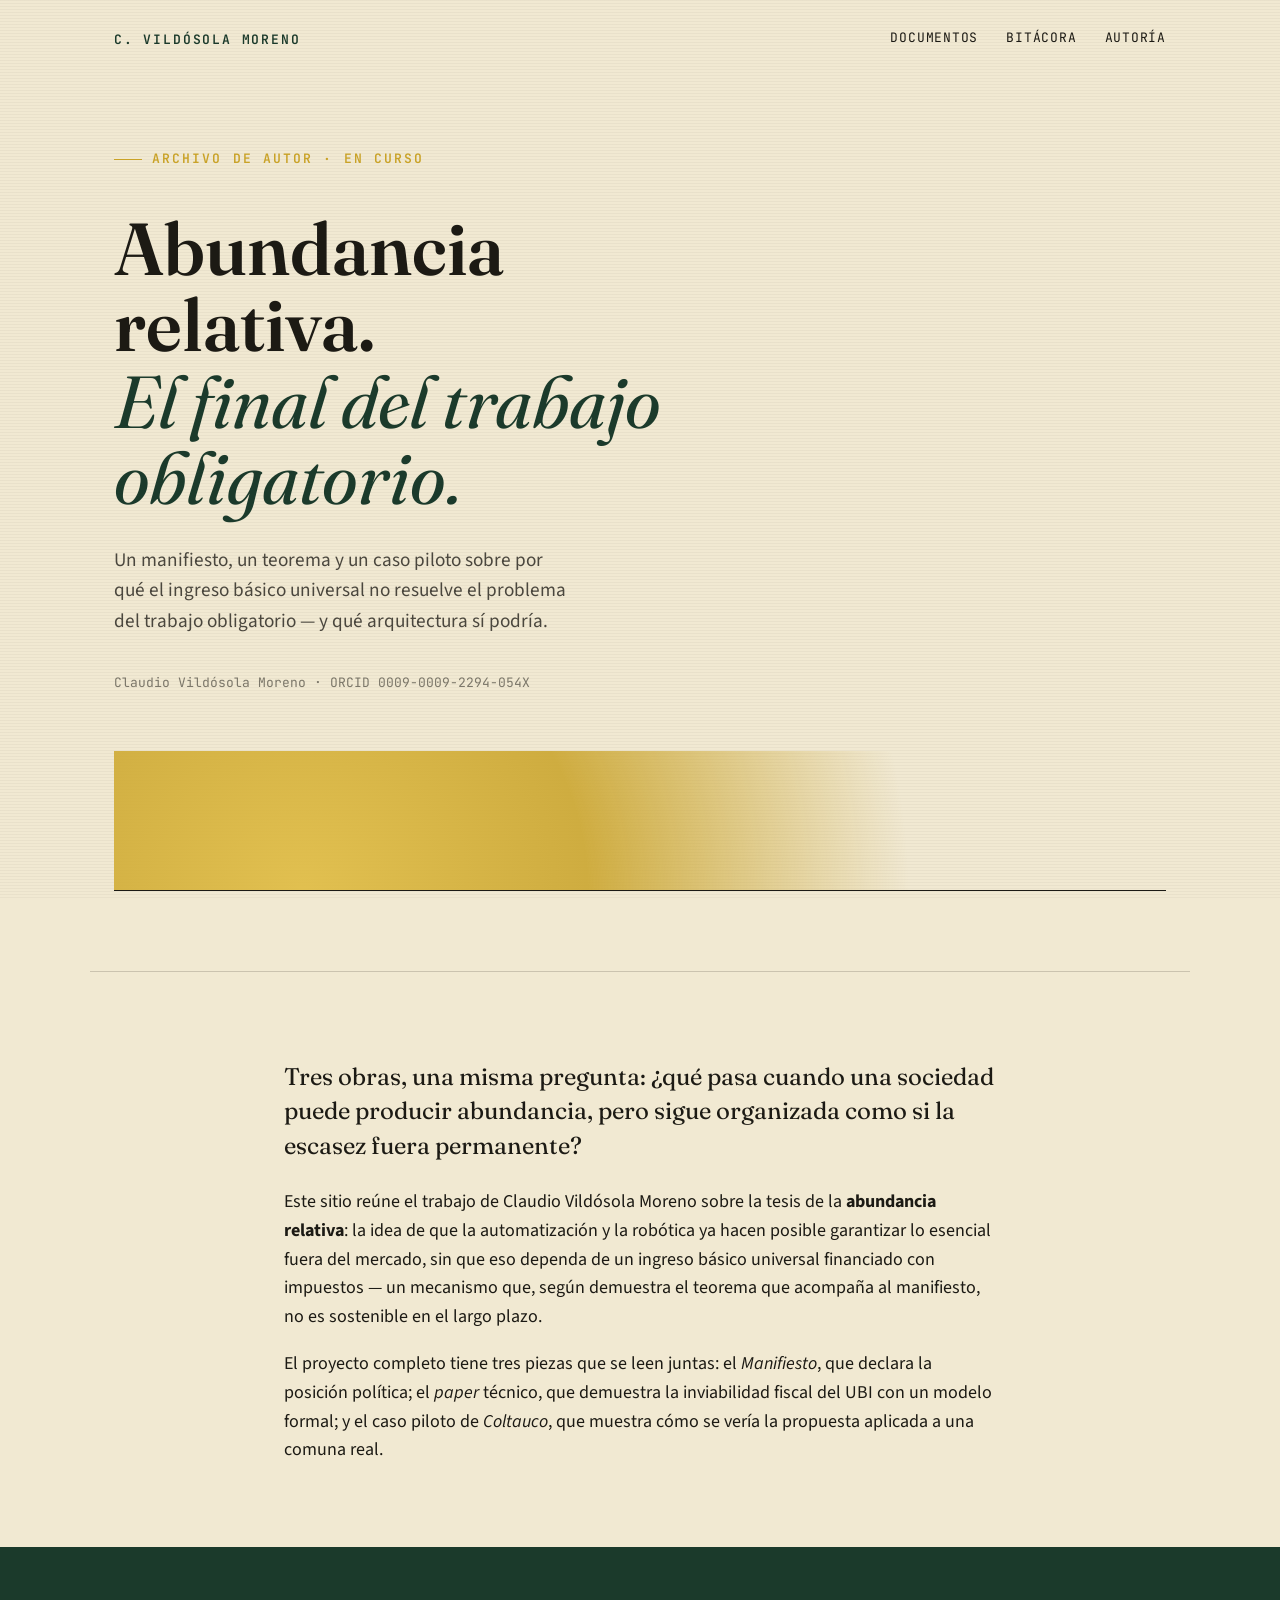
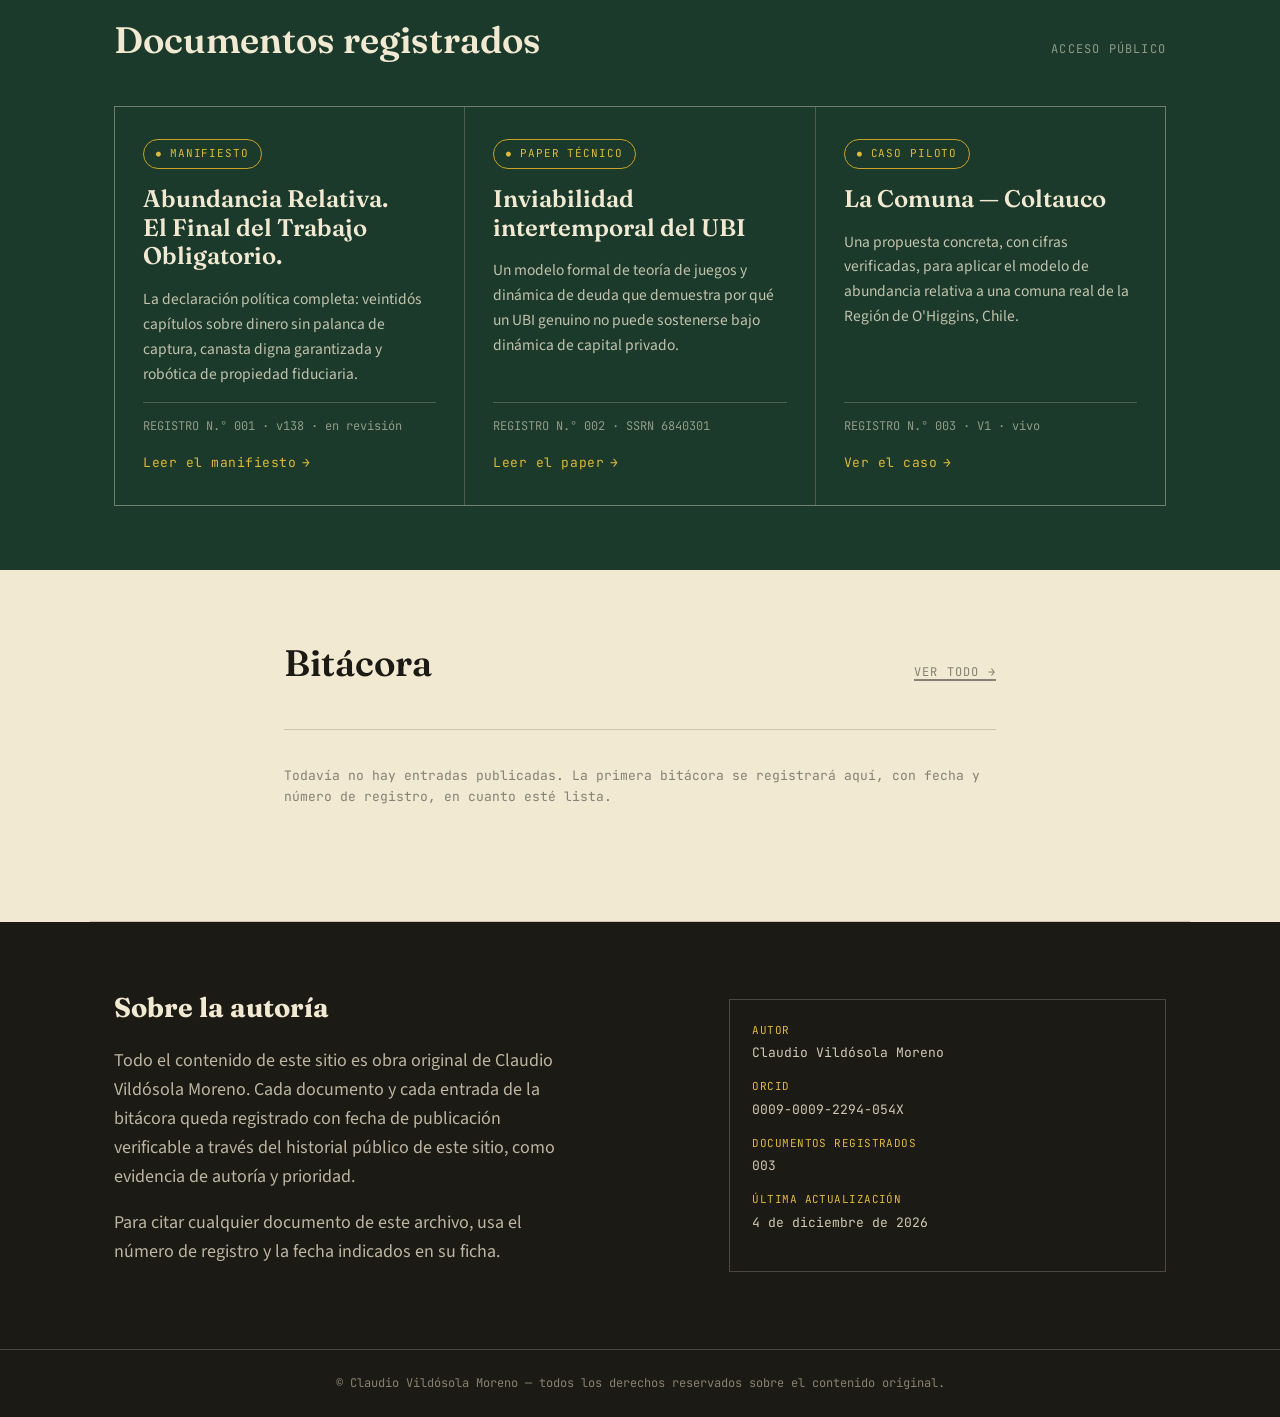
<file: index.html>
<!doctype html>
<html lang="es">
<head>
<meta charset="UTF-8">
<meta name="viewport" content="width=device-width, initial-scale=1.0">
<title>Claudio Vildósola — Abundancia Relativa</title>
<meta name="description" content="Manifiesto, teorema y caso piloto: el archivo de autor de Claudio Vildósola Moreno sobre Abundancia Relativa y el final del trabajo obligatorio.">
<link rel="preconnect" href="https://fonts.googleapis.com">
<link rel="stylesheet" href="css/style.css">
</head>
<body>
<div class="grain" aria-hidden="true"></div>

<header class="site-header">
  <a class="brand" href="index.html">C. Vildósola Moreno</a>
  <nav class="site-nav">
    <a href="#documentos">Documentos</a>
    <a href="bitacora.html">Bitácora</a>
    <a href="#autoria">Autoría</a>
  </nav>
</header>

<section class="hero">
  <p class="hero-eyebrow">Archivo de autor · en curso</p>
  <h1>Abundancia relativa.<br><em>El final del trabajo obligatorio.</em></h1>
  <p class="hero-sub">Un manifiesto, un teorema y un caso piloto sobre por qué el ingreso básico universal no resuelve el problema del trabajo obligatorio — y qué arquitectura sí podría.</p>
  <p class="hero-meta">Claudio Vildósola Moreno · ORCID 0009-0009-2294-054X</p>
  <div class="horizon" aria-hidden="true"></div>
</section>

<hr class="section-rule">

<section id="sobre">
  <div class="section-inner narrow">
    <p class="lede">Tres obras, una misma pregunta: ¿qué pasa cuando una sociedad puede producir abundancia, pero sigue organizada como si la escasez fuera permanente?</p>
    <div class="body-copy">
      <p>Este sitio reúne el trabajo de Claudio Vildósola Moreno sobre la tesis de la <strong>abundancia relativa</strong>: la idea de que la automatización y la robótica ya hacen posible garantizar lo esencial fuera del mercado, sin que eso dependa de un ingreso básico universal financiado con impuestos — un mecanismo que, según demuestra el teorema que acompaña al manifiesto, no es sostenible en el largo plazo.</p>
      <p>El proyecto completo tiene tres piezas que se leen juntas: el <em>Manifiesto</em>, que declara la posición política; el <em>paper</em> técnico, que demuestra la inviabilidad fiscal del UBI con un modelo formal; y el caso piloto de <em>Coltauco</em>, que muestra cómo se vería la propuesta aplicada a una comuna real.</p>
    </div>
  </div>
</section>

<section id="documentos" class="registry">
  <div class="section-inner">
    <div class="section-head">
      <h2 style="color:var(--paper)">Documentos registrados</h2>
      <span class="section-tag" style="color:rgba(241,233,210,0.55)">Acceso público</span>
    </div>

    <div class="doc-grid">

      <article class="doc-card">
        <span class="stamp">Manifiesto</span>
        <h3>Abundancia Relativa.<br>El Final del Trabajo Obligatorio.</h3>
        <p>La declaración política completa: veintidós capítulos sobre dinero sin palanca de captura, canasta digna garantizada y robótica de propiedad fiduciaria.</p>
        <div class="doc-meta">REGISTRO N.° 001 · v138 · en revisión</div>
        <a class="doc-link" href="documentos/manifiesto.html">Leer el manifiesto</a>
      </article>

      <article class="doc-card">
        <span class="stamp">Paper técnico</span>
        <h3>Inviabilidad intertemporal del UBI</h3>
        <p>Un modelo formal de teoría de juegos y dinámica de deuda que demuestra por qué un UBI genuino no puede sostenerse bajo dinámica de capital privado.</p>
        <div class="doc-meta">REGISTRO N.° 002 · SSRN 6840301</div>
        <a class="doc-link" href="documentos/paper.html">Leer el paper</a>
      </article>

      <article class="doc-card">
        <span class="stamp">Caso piloto</span>
        <h3>La Comuna — Coltauco</h3>
        <p>Una propuesta concreta, con cifras verificadas, para aplicar el modelo de abundancia relativa a una comuna real de la Región de O'Higgins, Chile.</p>
        <div class="doc-meta">REGISTRO N.° 003 · V1 · vivo</div>
        <a class="doc-link" href="documentos/coltauco.html">Ver el caso</a>
      </article>

    </div>
  </div>
</section>

<section id="bitacora-preview">
  <div class="section-inner narrow">
    <div class="section-head">
      <h2>Bitácora</h2>
      <span class="section-tag"><a href="bitacora.html" style="color:inherit">Ver todo →</a></span>
    </div>
    <div class="post-list">
      <p class="post-empty">Todavía no hay entradas publicadas. La primera bitácora se registrará aquí, con fecha y número de registro, en cuanto esté lista.</p>
    </div>
  </div>
</section>

<hr class="section-rule">

<section id="autoria" class="authorship">
  <div class="section-inner">
    <div class="auth-grid">
      <div>
        <h2>Sobre la autoría</h2>
        <p>Todo el contenido de este sitio es obra original de Claudio Vildósola Moreno. Cada documento y cada entrada de la bitácora queda registrado con fecha de publicación verificable a través del historial público de este sitio, como evidencia de autoría y prioridad.</p>
        <p>Para citar cualquier documento de este archivo, usa el número de registro y la fecha indicados en su ficha.</p>
      </div>
      <dl class="auth-ledger">
        <dt>Autor</dt>
        <dd>Claudio Vildósola Moreno</dd>
        <dt>ORCID</dt>
        <dd>0009-0009-2294-054X</dd>
        <dt>Documentos registrados</dt>
        <dd>003</dd>
        <dt>Última actualización</dt>
        <dd id="last-updated">—</dd>
      </dl>
    </div>
  </div>
</section>

<footer class="site-footer">
  © Claudio Vildósola Moreno — todos los derechos reservados sobre el contenido original.
</footer>

<script>
  document.getElementById('last-updated').textContent =
    new Date().toLocaleDateString('es-CL', { year: 'numeric', month: 'long', day: 'numeric' });
</script>
</body>
</html>
</file>
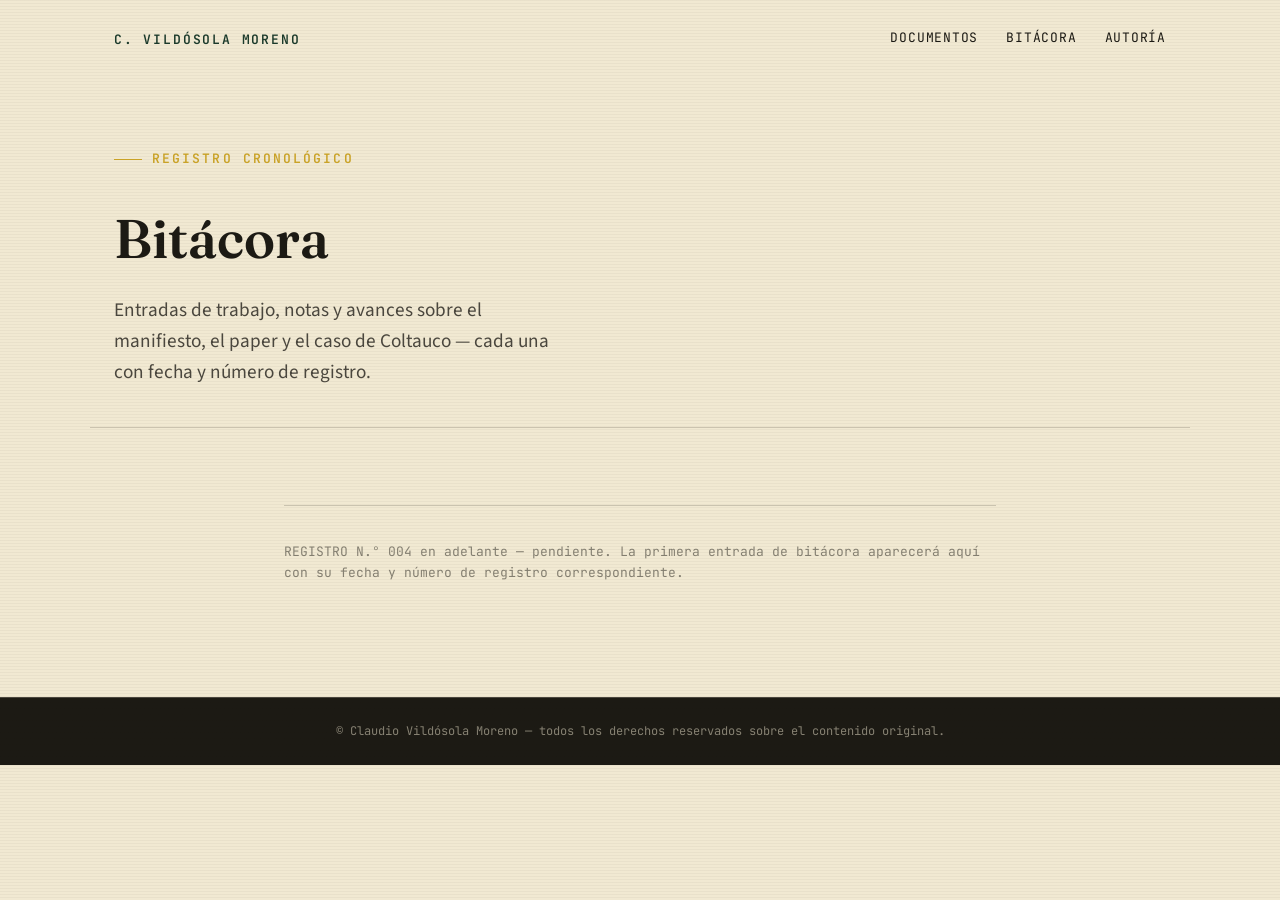
<file: bitacora.html>
<!doctype html>
<html lang="es">
<head>
<meta charset="UTF-8">
<meta name="viewport" content="width=device-width, initial-scale=1.0">
<title>Bitácora — Claudio Vildósola Moreno</title>
<link rel="stylesheet" href="css/style.css">
</head>
<body>
<div class="grain" aria-hidden="true"></div>

<header class="site-header">
  <a class="brand" href="index.html">C. Vildósola Moreno</a>
  <nav class="site-nav">
    <a href="index.html#documentos">Documentos</a>
    <a href="bitacora.html">Bitácora</a>
    <a href="index.html#autoria">Autoría</a>
  </nav>
</header>

<section class="hero" style="padding-bottom:40px;">
  <p class="hero-eyebrow">Registro cronológico</p>
  <h1 style="font-size:clamp(2.2rem,5vw,3.4rem);">Bitácora</h1>
  <p class="hero-sub">Entradas de trabajo, notas y avances sobre el manifiesto, el paper y el caso de Coltauco — cada una con fecha y número de registro.</p>
</section>

<hr class="section-rule">

<section>
  <div class="section-inner narrow">
    <div class="post-list">

      <!-- ============================================================
           PLANTILLA DE ENTRADA — copia este bloque <div class="post-row">
           para cada nueva publicación, edita los datos, y bórralo de
           post-empty cuando agregues la primera entrada real.
           ============================================================ -->

      <p class="post-empty">REGISTRO N.° 004 en adelante — pendiente. La primera entrada de bitácora aparecerá aquí con su fecha y número de registro correspondiente.</p>

      <!--
      <div class="post-row">
        <div class="post-date">REG. 004<br>DD MMM AAAA</div>
        <div>
          <h3><a href="posts/nombre-del-post.html">Título de la entrada</a></h3>
          <p>Resumen breve de una o dos líneas sobre el contenido de la entrada.</p>
        </div>
      </div>
      -->

    </div>
  </div>
</section>

<footer class="site-footer">
  © Claudio Vildósola Moreno — todos los derechos reservados sobre el contenido original.
</footer>
</body>
</html>
</file>
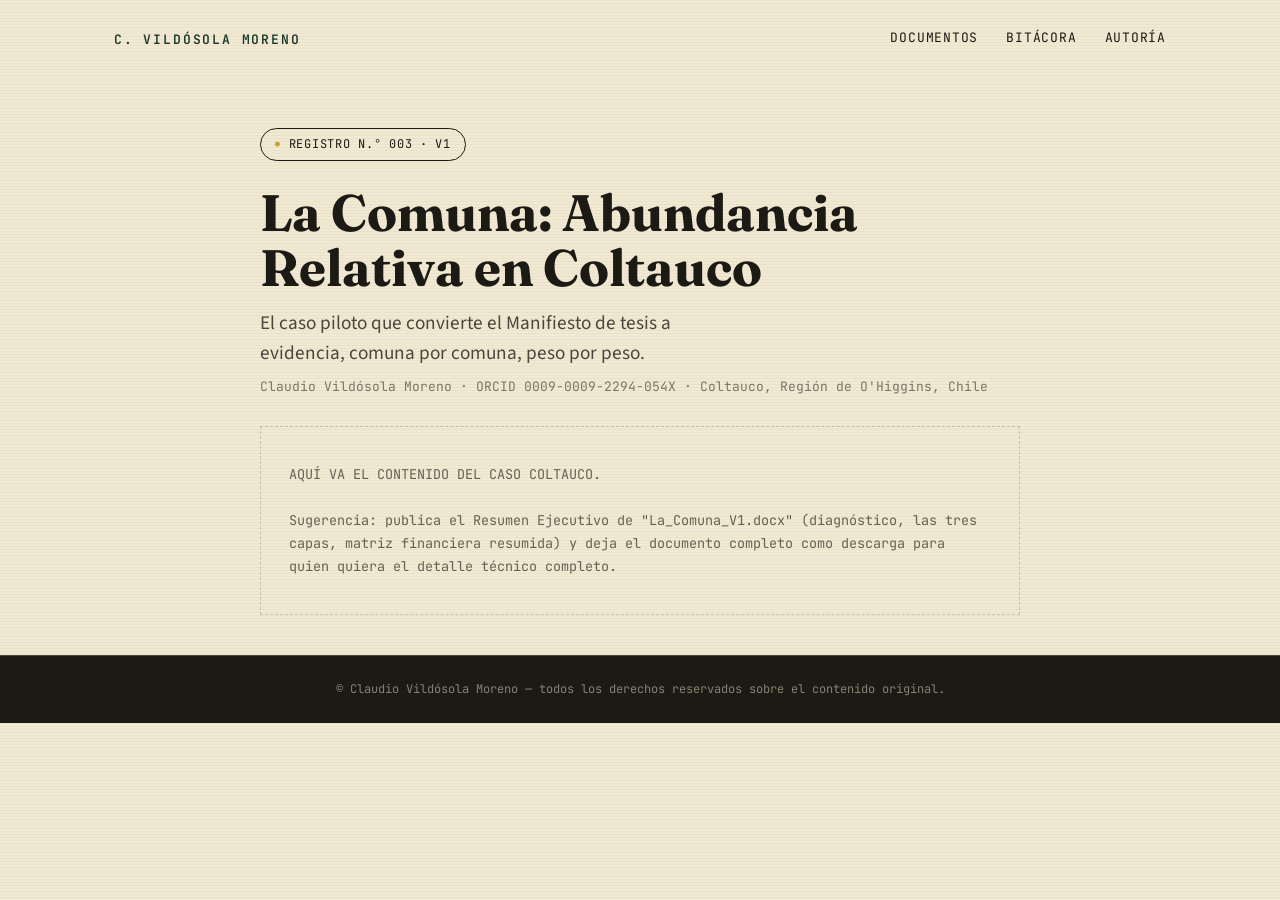
<file: documentos/coltauco.html>
<!doctype html>
<html lang="es">
<head>
<meta charset="UTF-8">
<meta name="viewport" content="width=device-width, initial-scale=1.0">
<title>La Comuna — Caso piloto Coltauco</title>
<link rel="stylesheet" href="../css/style.css">
<style>
  .doc-hero { padding: 56px 24px 40px; }
  .doc-hero .section-inner { max-width: var(--max-w); padding: 0; margin: 0 auto; }
  .reg-stamp {
    display:inline-flex; align-items:center; gap:8px;
    font-family: var(--mono); font-size: 12px; letter-spacing:0.06em; text-transform:uppercase;
    border:1px solid var(--ink); border-radius:999px; padding:6px 14px; margin-bottom:24px;
  }
  .reg-stamp::before { content:'●'; font-size:8px; color: var(--wheat); }
  .placeholder-box {
    border: 1.5px dashed var(--rule); padding: 36px 28px; margin-top: 28px;
    font-family: var(--mono); font-size: 13.5px; color: rgba(28,26,20,0.65); line-height:1.7;
  }
</style>
</head>
<body>
<div class="grain" aria-hidden="true"></div>

<header class="site-header">
  <a class="brand" href="../index.html">C. Vildósola Moreno</a>
  <nav class="site-nav">
    <a href="../index.html#documentos">Documentos</a>
    <a href="../bitacora.html">Bitácora</a>
    <a href="../index.html#autoria">Autoría</a>
  </nav>
</header>

<section class="doc-hero">
  <div class="section-inner">
    <span class="reg-stamp">Registro N.° 003 · V1</span>
    <h1 style="font-family:var(--display); font-size:clamp(2.2rem,5vw,3.2rem); line-height:1.08; margin:0 0 12px;">La Comuna: Abundancia Relativa en Coltauco</h1>
    <p class="hero-sub" style="margin:0 0 8px;">El caso piloto que convierte el Manifiesto de tesis a evidencia, comuna por comuna, peso por peso.</p>
    <p class="hero-meta">Claudio Vildósola Moreno · ORCID 0009-0009-2294-054X · Coltauco, Región de O'Higgins, Chile</p>

    <div class="placeholder-box">
      AQUÍ VA EL CONTENIDO DEL CASO COLTAUCO.<br><br>
      Sugerencia: publica el Resumen Ejecutivo de "La_Comuna_V1.docx" (diagnóstico, las tres capas, matriz financiera resumida) y deja el documento completo como descarga para quien quiera el detalle técnico completo.
    </div>
  </div>
</section>

<footer class="site-footer">
  © Claudio Vildósola Moreno — todos los derechos reservados sobre el contenido original.
</footer>
</body>
</html>
</file>
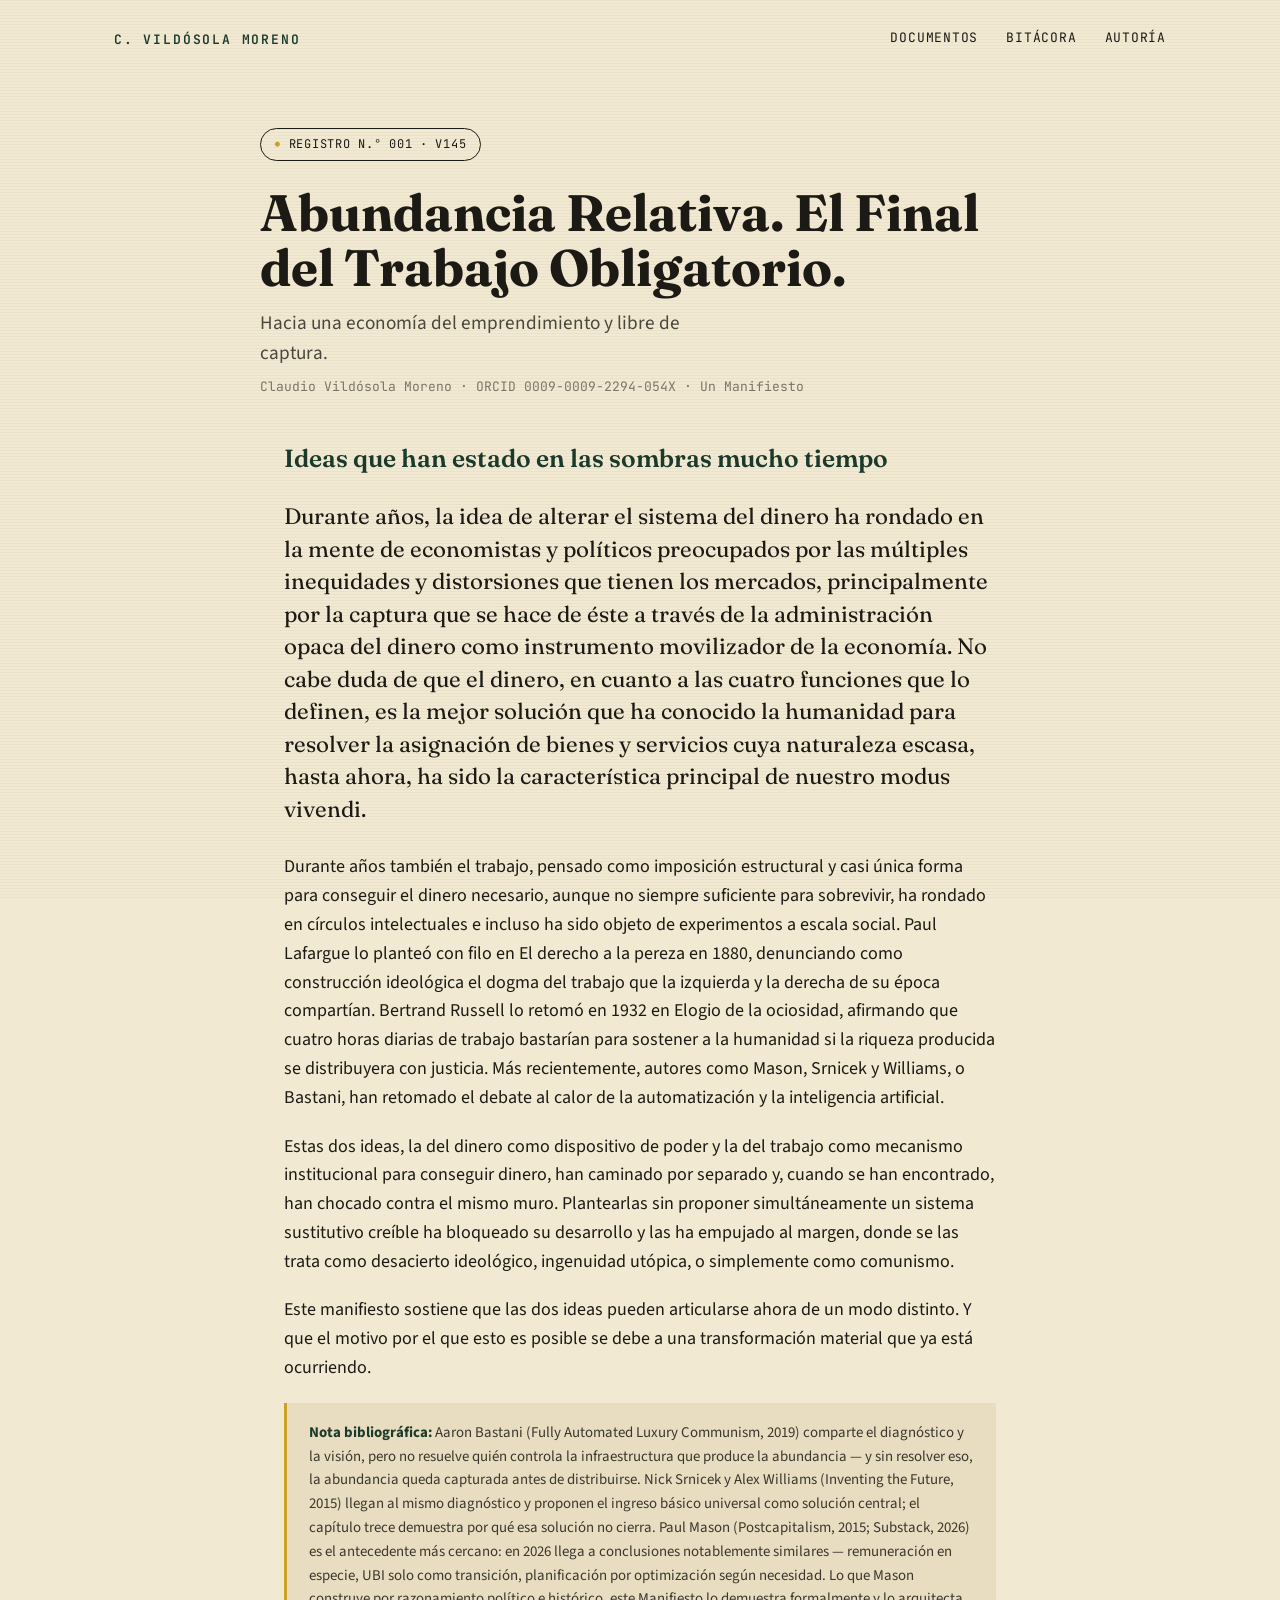
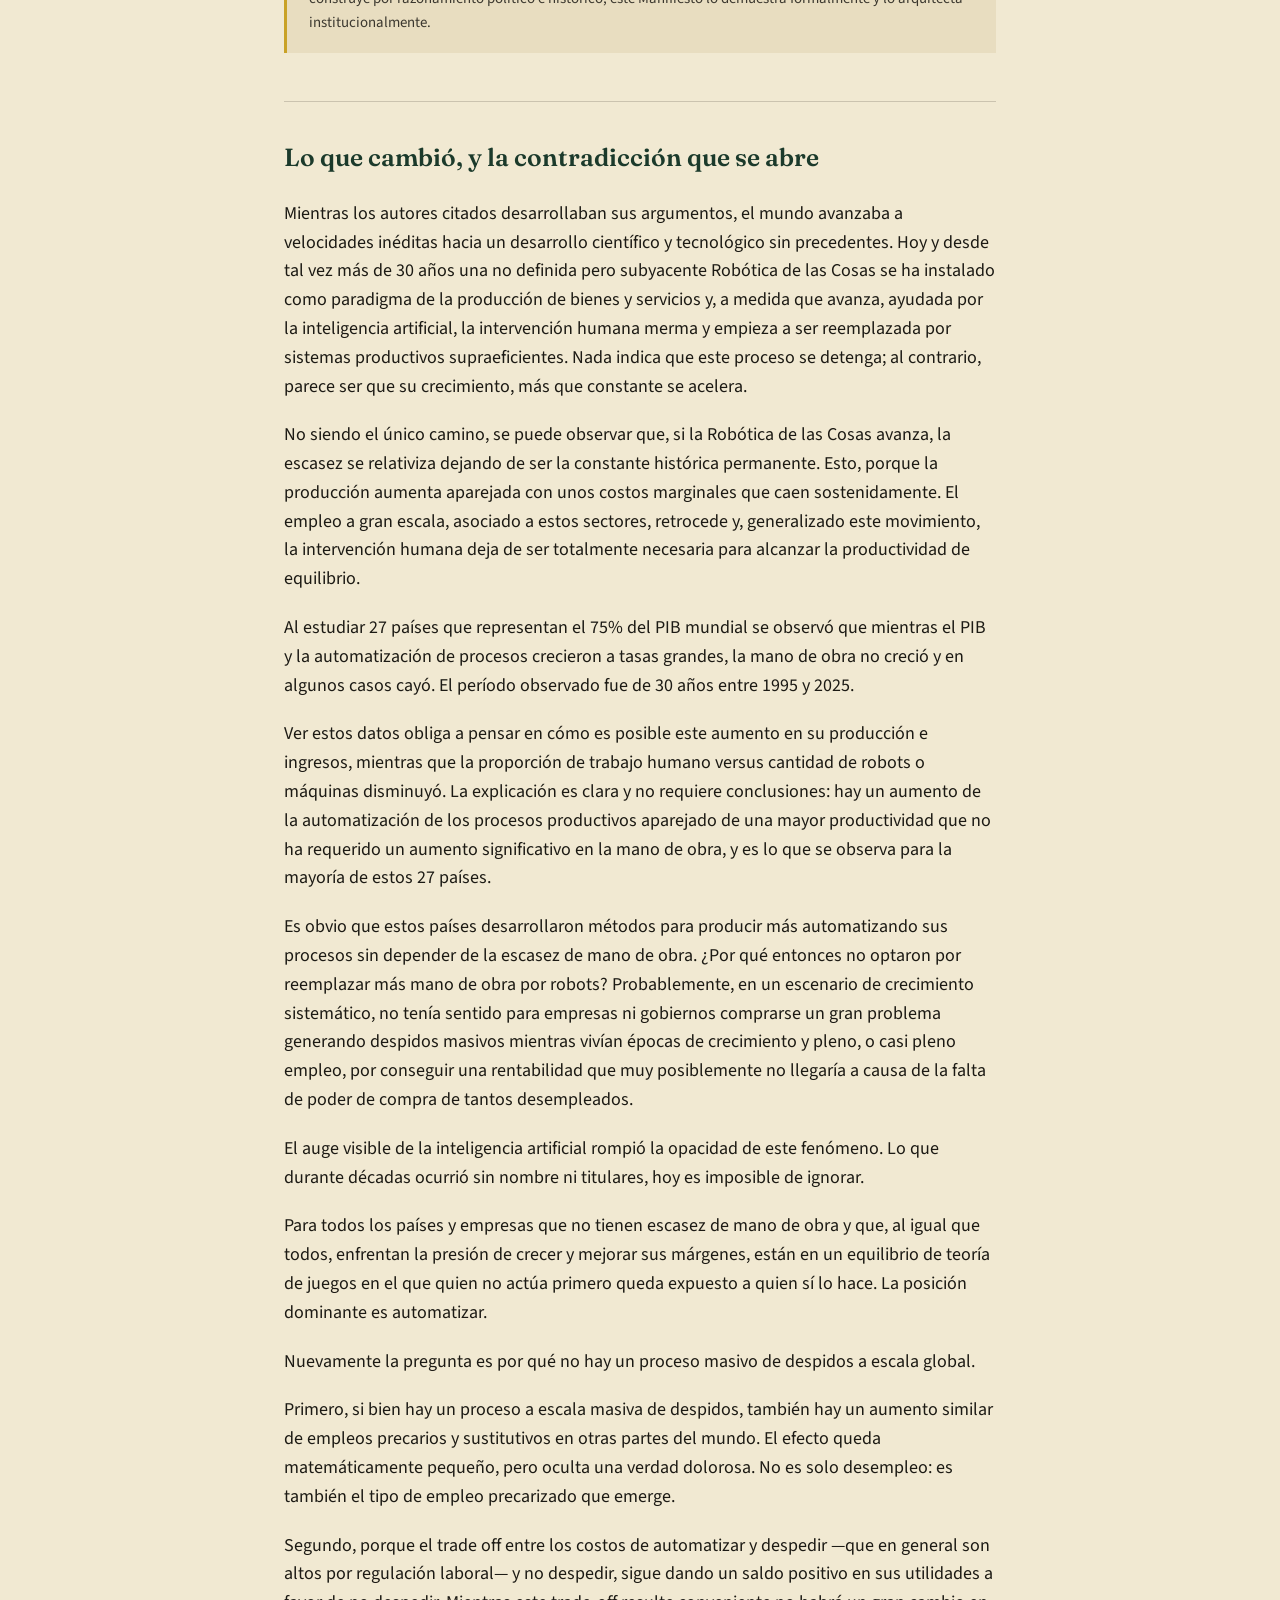
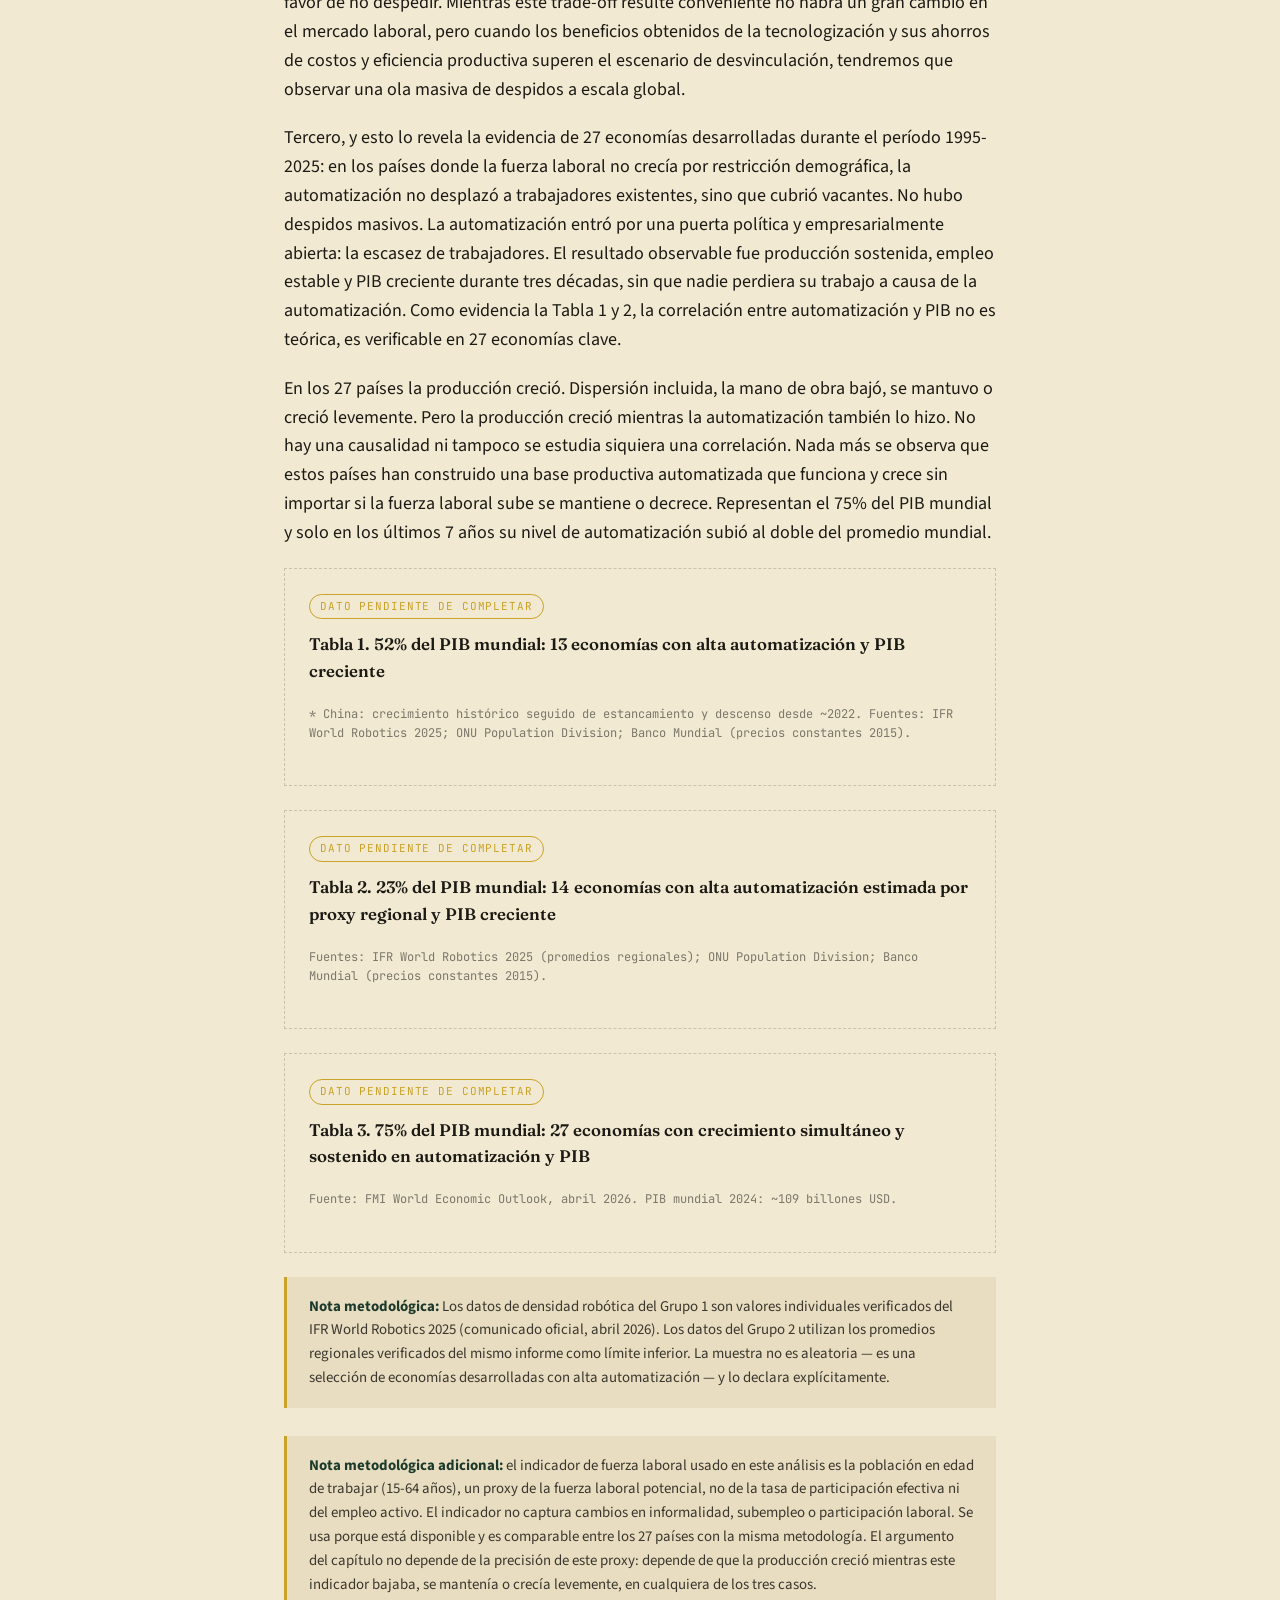
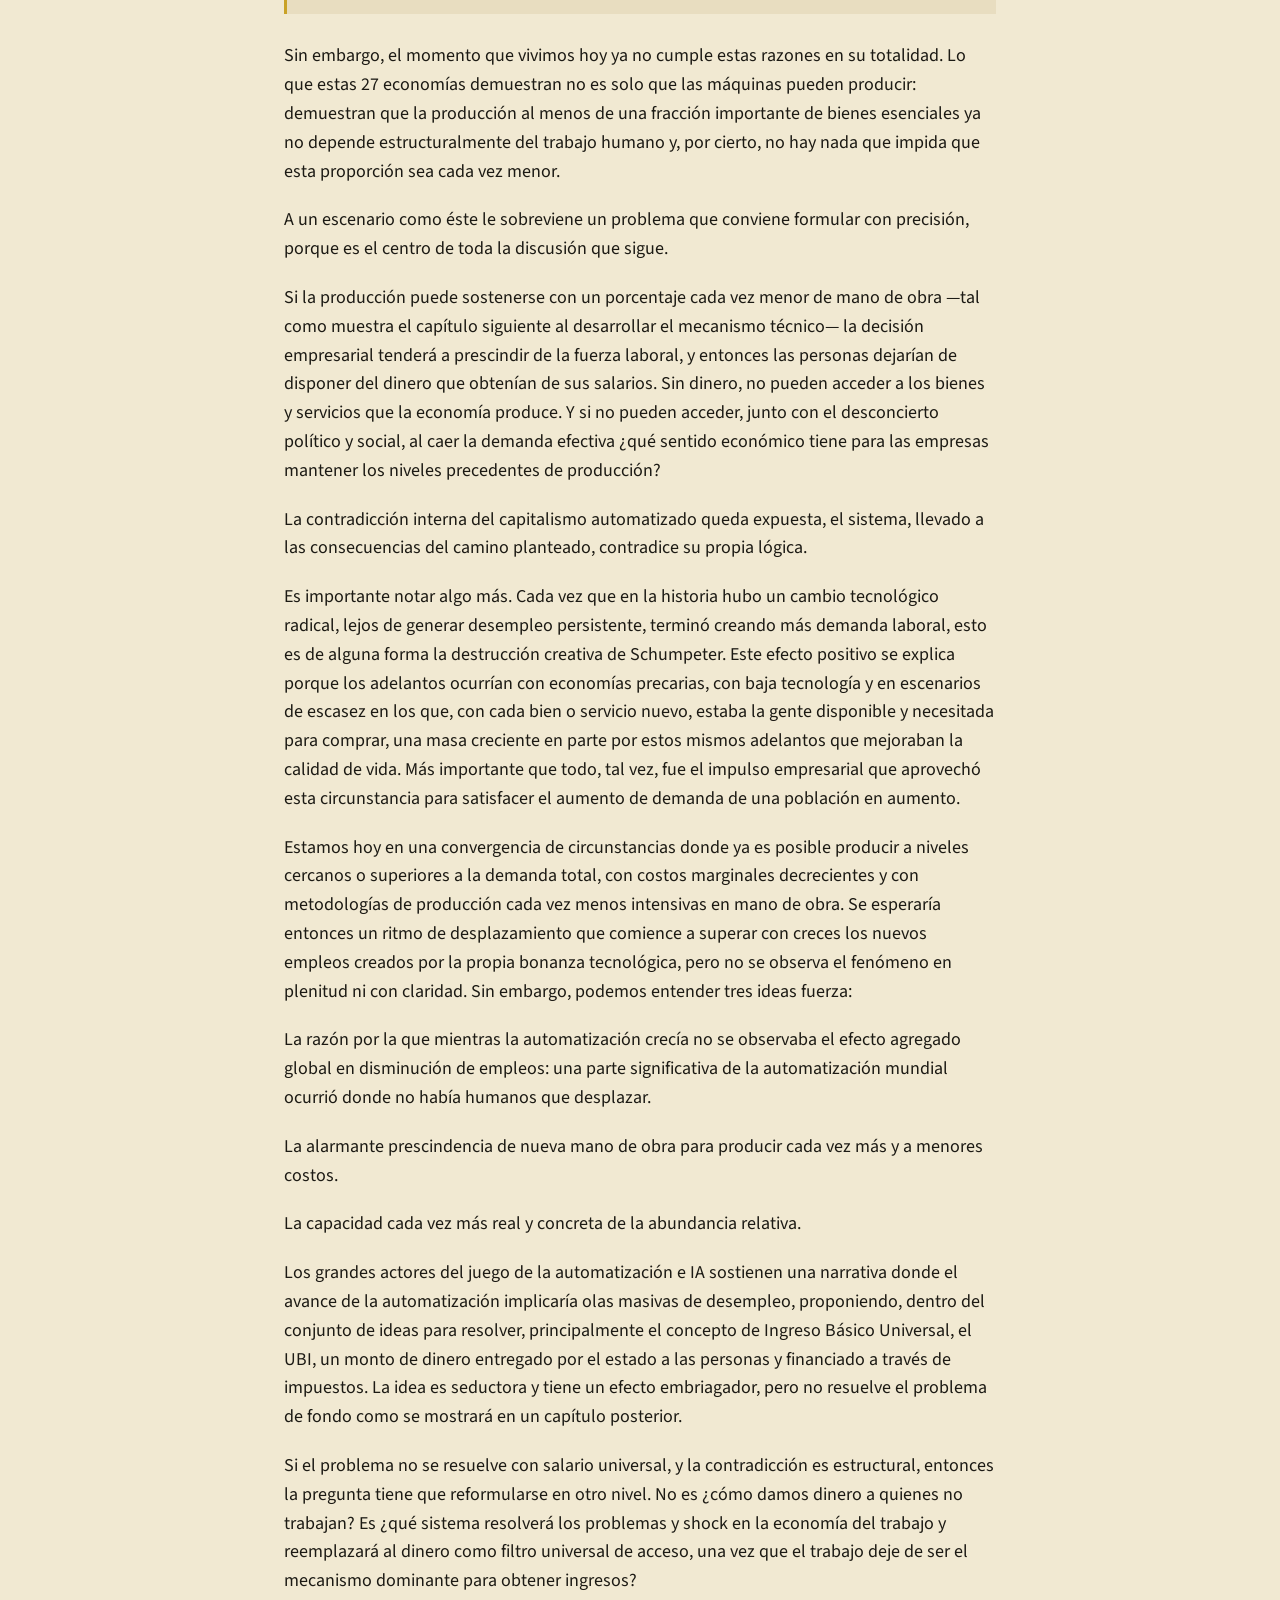
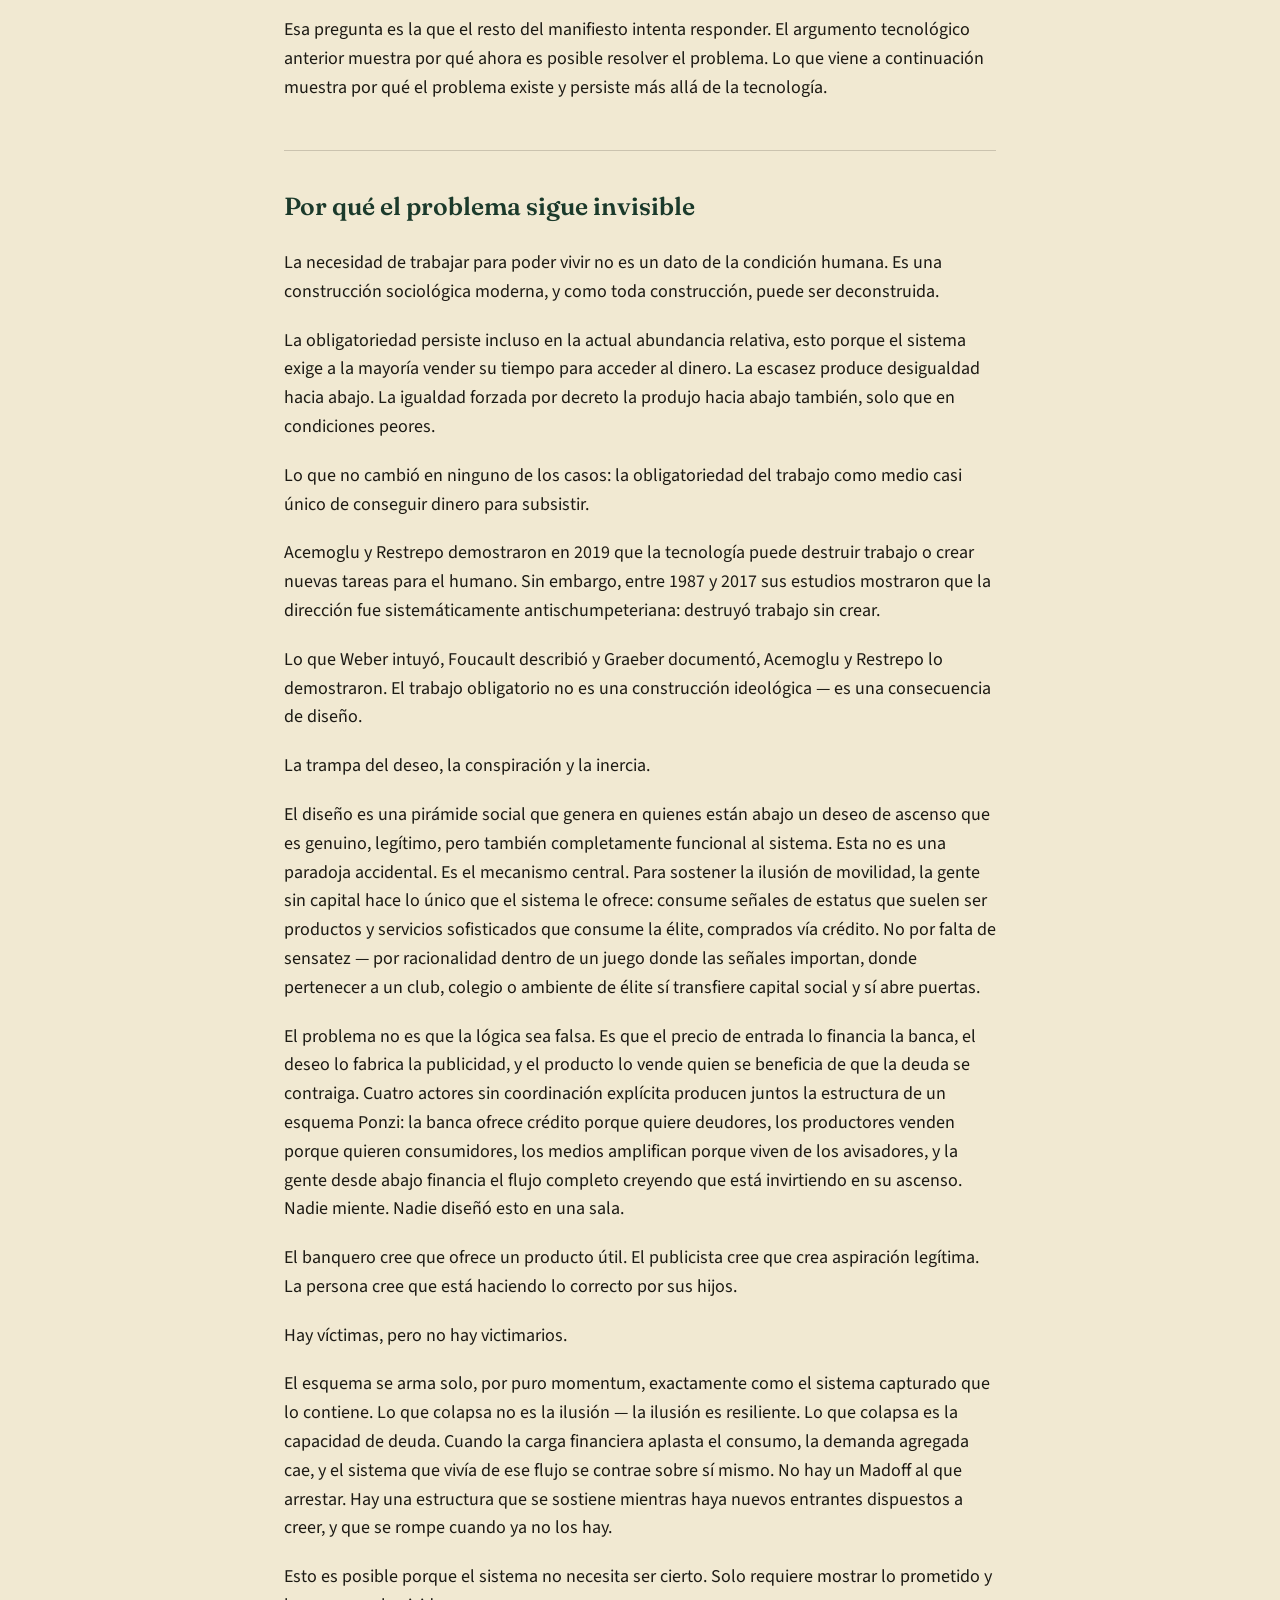
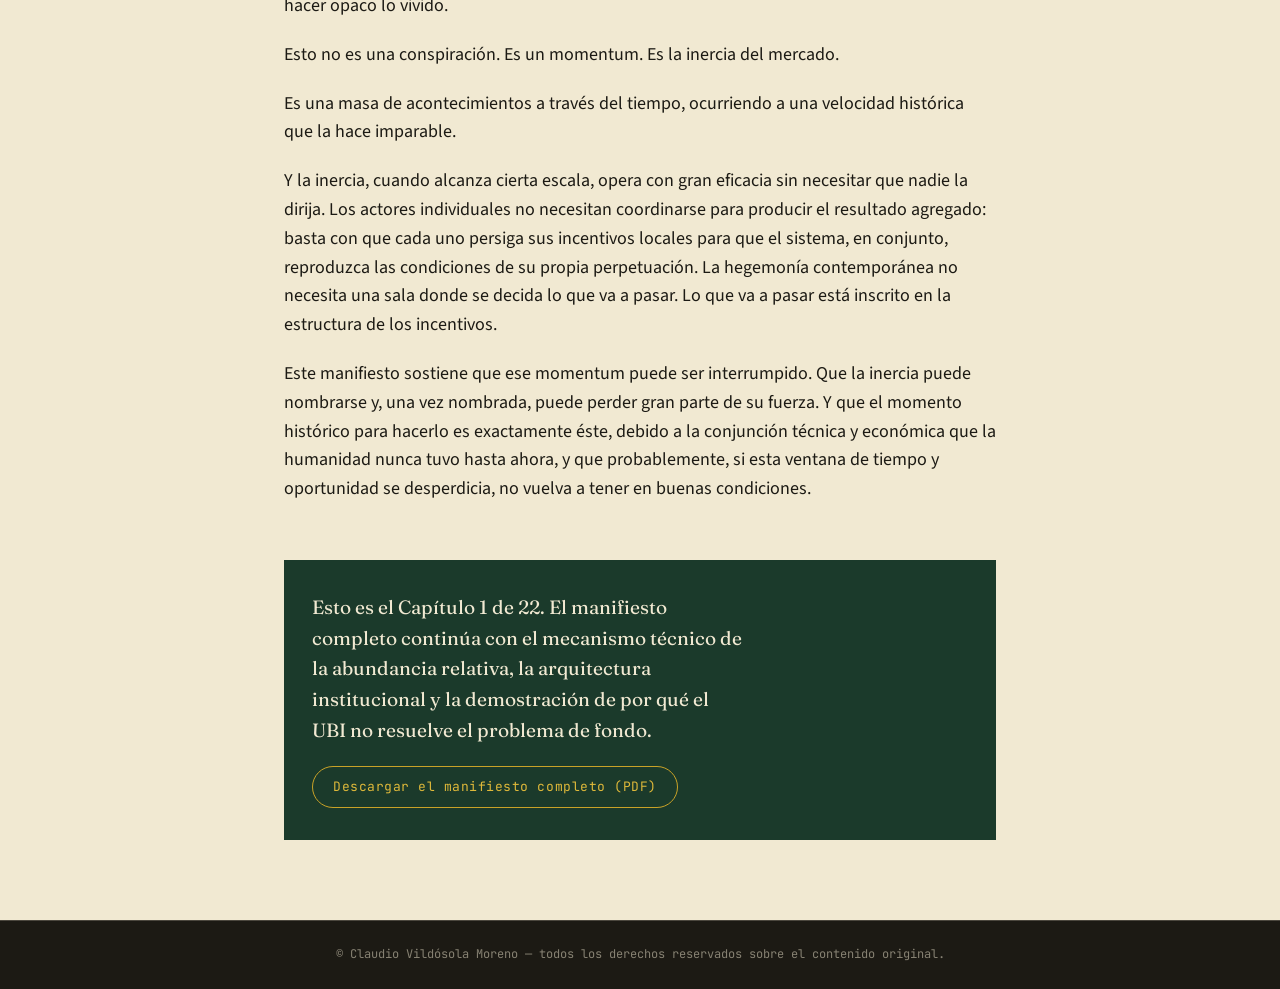
<file: documentos/manifiesto.html>
<!doctype html>
<html lang="es">
<head>
<meta charset="UTF-8">
<meta name="viewport" content="width=device-width, initial-scale=1.0">
<title>Abundancia Relativa. El Final del Trabajo Obligatorio. — Manifiesto</title>
<meta name="description" content="Manifiesto, teorema y caso piloto sobre por qué el ingreso básico universal es fiscalmente inviable a largo plazo, y qué arquitectura alternativa —canasta digna, robótica fiduciaria y dinero sin captura— puede sostener una economía de abundancia relativa.">
<meta property="og:type" content="website">
<meta property="og:url" content="https://claudiovildosolamoreno-dotcom.github.io/ABUNDANCIA-RELATIVA-/documentos/manifiesto.html">
<meta property="og:title" content="Abundancia Relativa. El Final del Trabajo Obligatorio.">
<meta property="og:description" content="Manifiesto, teorema y caso piloto sobre por qué el ingreso básico universal es fiscalmente inviable a largo plazo, y qué arquitectura alternativa puede sostener una economía de abundancia relativa.">
<meta property="og:image" content="https://claudiovildosolamoreno-dotcom.github.io/ABUNDANCIA-RELATIVA-/og-image.png">
<meta name="twitter:card" content="summary_large_image">
<link rel="stylesheet" href="../css/style.css">
<style>
  .doc-hero { padding: 56px 24px 8px; }
  .doc-hero .section-inner { max-width: var(--max-w); padding: 0; margin: 0 auto; }
  .reg-stamp {
    display:inline-flex; align-items:center; gap:8px;
    font-family: var(--mono); font-size: 12px; letter-spacing:0.06em; text-transform:uppercase;
    border:1px solid var(--ink); border-radius:999px; padding:6px 14px; margin-bottom:24px;
  }
  .reg-stamp::before { content:"●"; font-size:8px; color: var(--wheat); }
  .doc-body { max-width: var(--max-w); margin: 0 auto; padding: 8px 24px 80px; }
  .doc-body .lede {
    font-family: var(--display); font-weight: 400; font-size: 1.4rem; line-height: 1.45;
    margin: 8px 0 28px; color: var(--ink);
  }
  .doc-body p { margin: 0 0 20px; }
  .doc-h2 {
    font-family: var(--display); font-weight: 600; font-size: 1.55rem;
    margin: 48px 0 22px; color: var(--ledger-green);
    border-top: 1px solid var(--rule); padding-top: 36px;
  }
  .doc-body > .doc-h2:first-of-type { border-top: none; padding-top: 0; margin-top: 12px; }
  .doc-note {
    background: var(--paper-deep); border-left: 3px solid var(--wheat);
    padding: 18px 22px; margin: 8px 0 28px; font-size: 0.93rem; line-height: 1.6;
    color: rgba(28,26,20,0.85);
  }
  .doc-note strong { color: var(--ledger-green); }
  .table-pending {
    border: 1.5px dashed var(--rule); padding: 22px 24px; margin: 0 0 24px;
  }
  .table-pending-tag {
    display:inline-block; font-family: var(--mono); font-size: 11px; letter-spacing:0.08em;
    text-transform: uppercase; color: var(--wheat); border:1px solid var(--wheat);
    border-radius: 999px; padding: 3px 10px; margin-bottom: 12px;
  }
  .table-pending-caption { font-family: var(--display); font-weight: 600; font-size: 1.05rem; margin: 0 0 6px; }
  .table-pending-source { font-family: var(--mono); font-size: 12px; color: rgba(28,26,20,0.55); margin: 0; }
  .doc-cta {
    margin-top: 56px; padding: 32px 28px; background: var(--ledger-green); color: var(--paper);
    display:flex; flex-wrap: wrap; align-items:center; justify-content: space-between; gap:20px;
  }
  .doc-cta p { margin:0; font-family: var(--display); font-size: 1.2rem; max-width: 36ch; }
  .doc-cta a {
    font-family: var(--mono); font-size: 13px; letter-spacing:0.04em; color: var(--wheat-bright);
    text-decoration:none; border:1px solid var(--wheat); border-radius:999px; padding:10px 20px;
    white-space: nowrap;
  }
  .doc-cta a:hover { background: var(--wheat); color: var(--ledger-green-deep); }
</style>
</head>
<body>
<div class="grain" aria-hidden="true"></div>
<header class="site-header">
  <a class="brand" href="../index.html">C. Vildósola Moreno</a>
  <nav class="site-nav">
    <a href="../index.html#documentos">Documentos</a>
    <a href="../bitacora.html">Bitácora</a>
    <a href="../index.html#autoria">Autoría</a>
  </nav>
</header>
<section class="doc-hero">
  <div class="section-inner">
    <span class="reg-stamp">Registro N.° 001 · v145</span>
    <h1 style="font-family:var(--display); font-size:clamp(2.2rem,5vw,3.2rem); line-height:1.08; margin:0 0 12px;">Abundancia Relativa. El Final del Trabajo Obligatorio.</h1>
    <p class="hero-sub" style="margin:0 0 8px;">Hacia una economía del emprendimiento y libre de captura.</p>
    <p class="hero-meta">Claudio Vildósola Moreno · ORCID 0009-0009-2294-054X · Un Manifiesto</p>
  </div>
</section>
<article class="doc-body">
  <h2 class="doc-h2">Ideas que han estado en las sombras mucho tiempo</h2>
      <p class="lede">Durante años, la idea de alterar el sistema del dinero ha rondado en la mente de economistas y políticos preocupados por las múltiples inequidades y distorsiones que tienen los mercados, principalmente por la captura que se hace de éste a través de la administración opaca del dinero como instrumento movilizador de la economía. No cabe duda de que el dinero, en cuanto a las cuatro funciones que lo definen, es la mejor solución que ha conocido la humanidad para resolver la asignación de bienes y servicios cuya naturaleza escasa, hasta ahora, ha sido la característica principal de nuestro modus vivendi.</p>
      <p>Durante años también el trabajo, pensado como imposición estructural y casi única forma para conseguir el dinero necesario, aunque no siempre suficiente para sobrevivir, ha rondado en círculos intelectuales e incluso ha sido objeto de experimentos a escala social. Paul Lafargue lo planteó con filo en El derecho a la pereza en 1880, denunciando como construcción ideológica el dogma del trabajo que la izquierda y la derecha de su época compartían. Bertrand Russell lo retomó en 1932 en Elogio de la ociosidad, afirmando que cuatro horas diarias de trabajo bastarían para sostener a la humanidad si la riqueza producida se distribuyera con justicia. Más recientemente, autores como Mason, Srnicek y Williams, o Bastani, han retomado el debate al calor de la automatización y la inteligencia artificial.</p>
      <p>Estas dos ideas, la del dinero como dispositivo de poder y la del trabajo como mecanismo institucional para conseguir dinero, han caminado por separado y, cuando se han encontrado, han chocado contra el mismo muro. Plantearlas sin proponer simultáneamente un sistema sustitutivo creíble ha bloqueado su desarrollo y las ha empujado al margen, donde se las trata como desacierto ideológico, ingenuidad utópica, o simplemente como comunismo.</p>
      <p>Este manifiesto sostiene que las dos ideas pueden articularse ahora de un modo distinto. Y que el motivo por el que esto es posible se debe a una transformación material que ya está ocurriendo.</p>
      <aside class="doc-note"><strong>Nota bibliográfica:</strong> Aaron Bastani (Fully Automated Luxury Communism, 2019) comparte el diagnóstico y la visión, pero no resuelve quién controla la infraestructura que produce la abundancia — y sin resolver eso, la abundancia queda capturada antes de distribuirse. Nick Srnicek y Alex Williams (Inventing the Future, 2015) llegan al mismo diagnóstico y proponen el ingreso básico universal como solución central; el capítulo trece demuestra por qué esa solución no cierra. Paul Mason (Postcapitalism, 2015; Substack, 2026) es el antecedente más cercano: en 2026 llega a conclusiones notablemente similares — remuneración en especie, UBI solo como transición, planificación por optimización según necesidad. Lo que Mason construye por razonamiento político e histórico, este Manifiesto lo demuestra formalmente y lo arquitecta institucionalmente.</aside>
      <h2 class="doc-h2">Lo que cambió, y la contradicción que se abre</h2>
      <p>Mientras los autores citados desarrollaban sus argumentos, el mundo avanzaba a velocidades inéditas hacia un desarrollo científico y tecnológico sin precedentes. Hoy y desde tal vez más de 30 años una no definida pero subyacente Robótica de las Cosas se ha instalado como paradigma de la producción de bienes y servicios y, a medida que avanza, ayudada por la inteligencia artificial, la intervención humana merma y empieza a ser reemplazada por sistemas productivos supraeficientes. Nada indica que este proceso se detenga; al contrario, parece ser que su crecimiento, más que constante se acelera.</p>
      <p>No siendo el único camino, se puede observar que, si la Robótica de las Cosas avanza, la escasez se relativiza dejando de ser la constante histórica permanente. Esto, porque la producción aumenta aparejada con unos costos marginales que caen sostenidamente. El empleo a gran escala, asociado a estos sectores, retrocede y, generalizado este movimiento, la intervención humana deja de ser totalmente necesaria para alcanzar la productividad de equilibrio.</p>
      <p>Al estudiar 27 países que representan el 75% del PIB mundial se observó que mientras el PIB y la automatización de procesos crecieron a tasas grandes, la mano de obra no creció y en algunos casos cayó. El período observado fue de 30 años entre 1995 y 2025.</p>
      <p>Ver estos datos obliga a pensar en cómo es posible este aumento en su producción e ingresos, mientras que la proporción de trabajo humano versus cantidad de robots o máquinas disminuyó. La explicación es clara y no requiere conclusiones: hay un aumento de la automatización de los procesos productivos aparejado de una mayor productividad que no ha requerido un aumento significativo en la mano de obra, y es lo que se observa para la mayoría de estos 27 países.</p>
      <p>Es obvio que estos países desarrollaron métodos para producir más automatizando sus procesos sin depender de la escasez de mano de obra. ¿Por qué entonces no optaron por reemplazar más mano de obra por robots? Probablemente, en un escenario de crecimiento sistemático, no tenía sentido para empresas ni gobiernos comprarse un gran problema generando despidos masivos mientras vivían épocas de crecimiento y pleno, o casi pleno empleo, por conseguir una rentabilidad que muy posiblemente no llegaría a causa de la falta de poder de compra de tantos desempleados.</p>
      <p>El auge visible de la inteligencia artificial rompió la opacidad de este fenómeno. Lo que durante décadas ocurrió sin nombre ni titulares, hoy es imposible de ignorar.</p>
      <p>Para todos los países y empresas que no tienen escasez de mano de obra y que, al igual que todos, enfrentan la presión de crecer y mejorar sus márgenes, están en un equilibrio de teoría de juegos en el que quien no actúa primero queda expuesto a quien sí lo hace. La posición dominante es automatizar.</p>
      <p>Nuevamente la pregunta es por qué no hay un proceso masivo de despidos a escala global.</p>
      <p>Primero, si bien hay un proceso a escala masiva de despidos, también hay un aumento similar de empleos precarios y sustitutivos en otras partes del mundo. El efecto queda matemáticamente pequeño, pero oculta una verdad dolorosa. No es solo desempleo: es también el tipo de empleo precarizado que emerge.</p>
      <p>Segundo, porque el trade off entre los costos de automatizar y despedir —que en general son altos por regulación laboral— y no despedir, sigue dando un saldo positivo en sus utilidades a favor de no despedir. Mientras este trade-off resulte conveniente no habrá un gran cambio en el mercado laboral, pero cuando los beneficios obtenidos de la tecnologización y sus ahorros de costos y eficiencia productiva superen el escenario de desvinculación, tendremos que observar una ola masiva de despidos a escala global.</p>
      <p>Tercero, y esto lo revela la evidencia de 27 economías desarrolladas durante el período 1995-2025: en los países donde la fuerza laboral no crecía por restricción demográfica, la automatización no desplazó a trabajadores existentes, sino que cubrió vacantes. No hubo despidos masivos. La automatización entró por una puerta política y empresarialmente abierta: la escasez de trabajadores. El resultado observable fue producción sostenida, empleo estable y PIB creciente durante tres décadas, sin que nadie perdiera su trabajo a causa de la automatización. Como evidencia la Tabla 1 y 2, la correlación entre automatización y PIB no es teórica, es verificable en 27 economías clave.</p>
      <p>En los 27 países la producción creció. Dispersión incluida, la mano de obra bajó, se mantuvo o creció levemente. Pero la producción creció mientras la automatización también lo hizo. No hay una causalidad ni tampoco se estudia siquiera una correlación. Nada más se observa que estos países han construido una base productiva automatizada que funciona y crece sin importar si la fuerza laboral sube se mantiene o decrece. Representan el 75% del PIB mundial y solo en los últimos 7 años su nivel de automatización subió al doble del promedio mundial.</p>
      <div class="table-pending"><span class="table-pending-tag">Dato pendiente de completar</span><p class="table-pending-caption">Tabla 1. 52% del PIB mundial: 13 economías con alta automatización y PIB creciente</p><p class="table-pending-source">* China: crecimiento histórico seguido de estancamiento y descenso desde ~2022. Fuentes: IFR World Robotics 2025; ONU Population Division; Banco Mundial (precios constantes 2015).</p></div>
      <div class="table-pending"><span class="table-pending-tag">Dato pendiente de completar</span><p class="table-pending-caption">Tabla 2. 23% del PIB mundial: 14 economías con alta automatización estimada por proxy regional y PIB creciente</p><p class="table-pending-source">Fuentes: IFR World Robotics 2025 (promedios regionales); ONU Population Division; Banco Mundial (precios constantes 2015).</p></div>
      <div class="table-pending"><span class="table-pending-tag">Dato pendiente de completar</span><p class="table-pending-caption">Tabla 3. 75% del PIB mundial: 27 economías con crecimiento simultáneo y sostenido en automatización y PIB</p><p class="table-pending-source">Fuente: FMI World Economic Outlook, abril 2026. PIB mundial 2024: ~109 billones USD.</p></div>
      <aside class="doc-note"><strong>Nota metodológica:</strong> Los datos de densidad robótica del Grupo 1 son valores individuales verificados del IFR World Robotics 2025 (comunicado oficial, abril 2026). Los datos del Grupo 2 utilizan los promedios regionales verificados del mismo informe como límite inferior. La muestra no es aleatoria — es una selección de economías desarrolladas con alta automatización — y lo declara explícitamente.</aside>
      <aside class="doc-note"><strong>Nota metodológica adicional:</strong> el indicador de fuerza laboral usado en este análisis es la población en edad de trabajar (15-64 años), un proxy de la fuerza laboral potencial, no de la tasa de participación efectiva ni del empleo activo. El indicador no captura cambios en informalidad, subempleo o participación laboral. Se usa porque está disponible y es comparable entre los 27 países con la misma metodología. El argumento del capítulo no depende de la precisión de este proxy: depende de que la producción creció mientras este indicador bajaba, se mantenía o crecía levemente, en cualquiera de los tres casos.</aside>
      <p>Sin embargo, el momento que vivimos hoy ya no cumple estas razones en su totalidad. Lo que estas 27 economías demuestran no es solo que las máquinas pueden producir: demuestran que la producción al menos de una fracción importante de bienes esenciales ya no depende estructuralmente del trabajo humano y, por cierto, no hay nada que impida que esta proporción sea cada vez menor.</p>
      <p>A un escenario como éste le sobreviene un problema que conviene formular con precisión, porque es el centro de toda la discusión que sigue.</p>
      <p>Si la producción puede sostenerse con un porcentaje cada vez menor de mano de obra —tal como muestra el capítulo siguiente al desarrollar el mecanismo técnico— la decisión empresarial tenderá a prescindir de la fuerza laboral, y entonces las personas dejarían de disponer del dinero que obtenían de sus salarios. Sin dinero, no pueden acceder a los bienes y servicios que la economía produce. Y si no pueden acceder, junto con el desconcierto político y social, al caer la demanda efectiva ¿qué sentido económico tiene para las empresas mantener los niveles precedentes de producción?</p>
      <p>La contradicción interna del capitalismo automatizado queda expuesta, el sistema, llevado a las consecuencias del camino planteado, contradice su propia lógica.</p>
      <p>Es importante notar algo más. Cada vez que en la historia hubo un cambio tecnológico radical, lejos de generar desempleo persistente, terminó creando más demanda laboral, esto es de alguna forma la destrucción creativa de Schumpeter. Este efecto positivo se explica porque los adelantos ocurrían con economías precarias, con baja tecnología y en escenarios de escasez en los que, con cada bien o servicio nuevo, estaba la gente disponible y necesitada para comprar, una masa creciente en parte por estos mismos adelantos que mejoraban la calidad de vida. Más importante que todo, tal vez, fue el impulso empresarial que aprovechó esta circunstancia para satisfacer el aumento de demanda de una población en aumento.</p>
      <p>Estamos hoy en una convergencia de circunstancias donde ya es posible producir a niveles cercanos o superiores a la demanda total, con costos marginales decrecientes y con metodologías de producción cada vez menos intensivas en mano de obra. Se esperaría entonces un ritmo de desplazamiento que comience a superar con creces los nuevos empleos creados por la propia bonanza tecnológica, pero no se observa el fenómeno en plenitud ni con claridad. Sin embargo, podemos entender tres ideas fuerza:</p>
      <p>La razón por la que mientras la automatización crecía no se observaba el efecto agregado global en disminución de empleos: una parte significativa de la automatización mundial ocurrió donde no había humanos que desplazar.</p>
      <p>La alarmante prescindencia de nueva mano de obra para producir cada vez más y a menores costos.</p>
      <p>La capacidad cada vez más real y concreta de la abundancia relativa.</p>
      <p>Los grandes actores del juego de la automatización e IA sostienen una narrativa donde el avance de la automatización implicaría olas masivas de desempleo, proponiendo, dentro del conjunto de ideas para resolver, principalmente el concepto de Ingreso Básico Universal, el UBI, un monto de dinero entregado por el estado a las personas y financiado a través de impuestos. La idea es seductora y tiene un efecto embriagador, pero no resuelve el problema de fondo como se mostrará en un capítulo posterior.</p>
      <p>Si el problema no se resuelve con salario universal, y la contradicción es estructural, entonces la pregunta tiene que reformularse en otro nivel. No es ¿cómo damos dinero a quienes no trabajan? Es ¿qué sistema resolverá los problemas y shock en la economía del trabajo y reemplazará al dinero como filtro universal de acceso, una vez que el trabajo deje de ser el mecanismo dominante para obtener ingresos?</p>
      <p>Esa pregunta es la que el resto del manifiesto intenta responder. El argumento tecnológico anterior muestra por qué ahora es posible resolver el problema. Lo que viene a continuación muestra por qué el problema existe y persiste más allá de la tecnología.</p>
      <h2 class="doc-h2">Por qué el problema sigue invisible</h2>
      <p>La necesidad de trabajar para poder vivir no es un dato de la condición humana. Es una construcción sociológica moderna, y como toda construcción, puede ser deconstruida.</p>
      <p>La obligatoriedad persiste incluso en la actual abundancia relativa, esto porque el sistema exige a la mayoría vender su tiempo para acceder al dinero. La escasez produce desigualdad hacia abajo. La igualdad forzada por decreto la produjo hacia abajo también, solo que en condiciones peores.</p>
      <p>Lo que no cambió en ninguno de los casos: la obligatoriedad del trabajo como medio casi único de conseguir dinero para subsistir.</p>
      <p>Acemoglu y Restrepo demostraron en 2019 que la tecnología puede destruir trabajo o crear nuevas tareas para el humano. Sin embargo, entre 1987 y 2017 sus estudios mostraron que la dirección fue sistemáticamente antischumpeteriana: destruyó trabajo sin crear.</p>
      <p>Lo que Weber intuyó, Foucault describió y Graeber documentó, Acemoglu y Restrepo lo demostraron. El trabajo obligatorio no es una construcción ideológica — es una consecuencia de diseño.</p>
      <p>La trampa del deseo, la conspiración y la inercia.</p>
      <p>El diseño es una pirámide social que genera en quienes están abajo un deseo de ascenso que es genuino, legítimo, pero también completamente funcional al sistema. Esta no es una paradoja accidental. Es el mecanismo central. Para sostener la ilusión de movilidad, la gente sin capital hace lo único que el sistema le ofrece: consume señales de estatus que suelen ser productos y servicios sofisticados que consume la élite, comprados vía crédito. No por falta de sensatez — por racionalidad dentro de un juego donde las señales importan, donde pertenecer a un club, colegio o ambiente de élite sí transfiere capital social y sí abre puertas.</p>
      <p>El problema no es que la lógica sea falsa. Es que el precio de entrada lo financia la banca, el deseo lo fabrica la publicidad, y el producto lo vende quien se beneficia de que la deuda se contraiga. Cuatro actores sin coordinación explícita producen juntos la estructura de un esquema Ponzi: la banca ofrece crédito porque quiere deudores, los productores venden porque quieren consumidores, los medios amplifican porque viven de los avisadores, y la gente desde abajo financia el flujo completo creyendo que está invirtiendo en su ascenso. Nadie miente. Nadie diseñó esto en una sala.</p>
      <p>El banquero cree que ofrece un producto útil. El publicista cree que crea aspiración legítima. La persona cree que está haciendo lo correcto por sus hijos.</p>
      <p>Hay víctimas, pero no hay victimarios.</p>
      <p>El esquema se arma solo, por puro momentum, exactamente como el sistema capturado que lo contiene. Lo que colapsa no es la ilusión — la ilusión es resiliente. Lo que colapsa es la capacidad de deuda. Cuando la carga financiera aplasta el consumo, la demanda agregada cae, y el sistema que vivía de ese flujo se contrae sobre sí mismo. No hay un Madoff al que arrestar. Hay una estructura que se sostiene mientras haya nuevos entrantes dispuestos a creer, y que se rompe cuando ya no los hay.</p>
      <p>Esto es posible porque el sistema no necesita ser cierto. Solo requiere mostrar lo prometido y hacer opaco lo vivido.</p>
      <p>Esto no es una conspiración. Es un momentum. Es la inercia del mercado.</p>
      <p>Es una masa de acontecimientos a través del tiempo, ocurriendo a una velocidad histórica que la hace imparable.</p>
      <p>Y la inercia, cuando alcanza cierta escala, opera con gran eficacia sin necesitar que nadie la dirija. Los actores individuales no necesitan coordinarse para producir el resultado agregado: basta con que cada uno persiga sus incentivos locales para que el sistema, en conjunto, reproduzca las condiciones de su propia perpetuación. La hegemonía contemporánea no necesita una sala donde se decida lo que va a pasar. Lo que va a pasar está inscrito en la estructura de los incentivos.</p>
      <p>Este manifiesto sostiene que ese momentum puede ser interrumpido. Que la inercia puede nombrarse y, una vez nombrada, puede perder gran parte de su fuerza. Y que el momento histórico para hacerlo es exactamente éste, debido a la conjunción técnica y económica que la humanidad nunca tuvo hasta ahora, y que probablemente, si esta ventana de tiempo y oportunidad se desperdicia, no vuelva a tener en buenas condiciones.</p>
  <div class="doc-cta">
    <p>Esto es el Capítulo 1 de 22. El manifiesto completo continúa con el mecanismo técnico de la abundancia relativa, la arquitectura institucional y la demostración de por qué el UBI no resuelve el problema de fondo.</p>
    <a href="#">Descargar el manifiesto completo (PDF)</a>
  </div>
</article>
<footer class="site-footer">
  © Claudio Vildósola Moreno — todos los derechos reservados sobre el contenido original.
</footer>
</body>
</html>
</file>
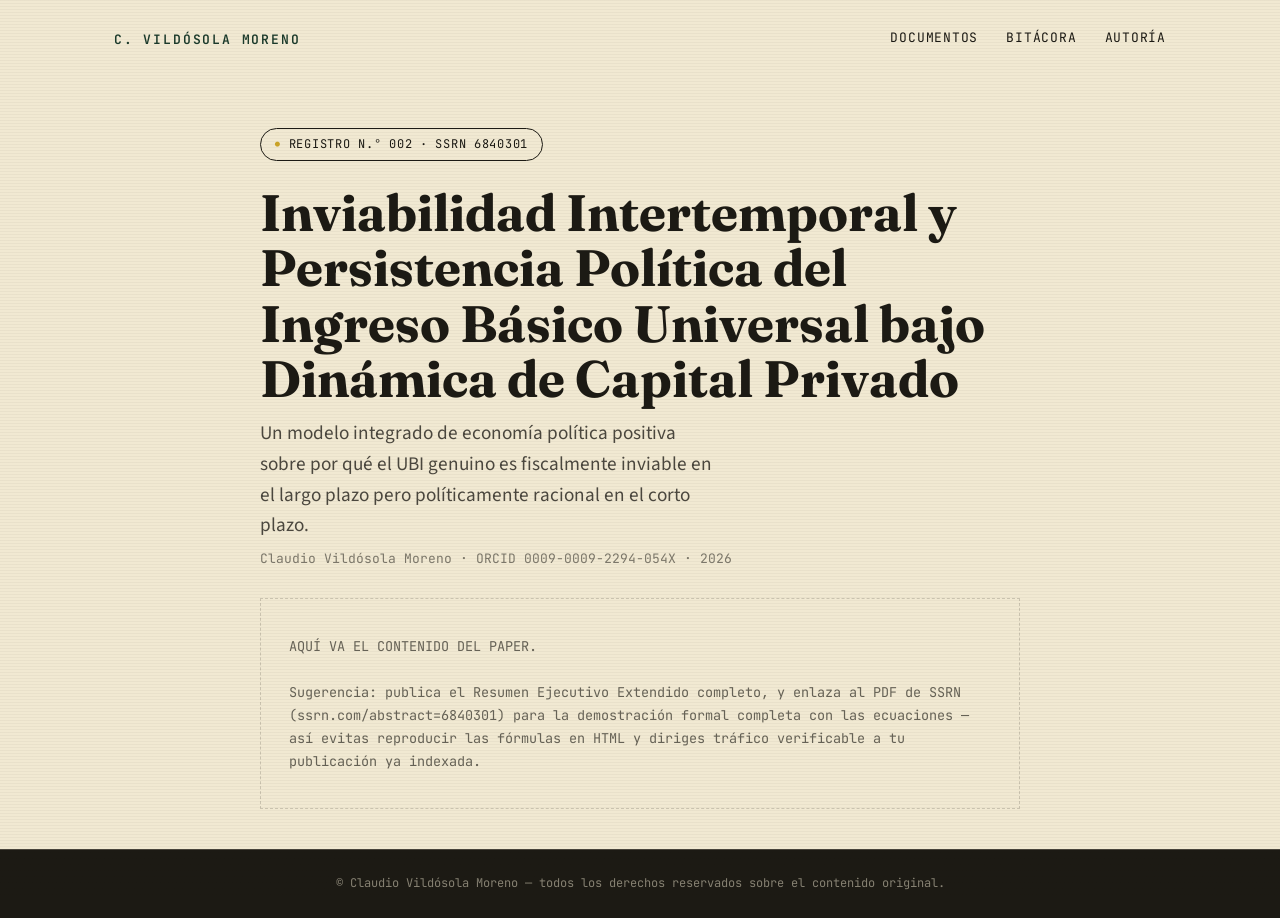
<file: documentos/paper.html>
<!doctype html>
<html lang="es">
<head>
<meta charset="UTF-8">
<meta name="viewport" content="width=device-width, initial-scale=1.0">
<title>Inviabilidad Intertemporal del UBI — Paper técnico</title>
<link rel="stylesheet" href="../css/style.css">
<style>
  .doc-hero { padding: 56px 24px 40px; }
  .doc-hero .section-inner { max-width: var(--max-w); padding: 0; margin: 0 auto; }
  .reg-stamp {
    display:inline-flex; align-items:center; gap:8px;
    font-family: var(--mono); font-size: 12px; letter-spacing:0.06em; text-transform:uppercase;
    border:1px solid var(--ink); border-radius:999px; padding:6px 14px; margin-bottom:24px;
  }
  .reg-stamp::before { content:'●'; font-size:8px; color: var(--wheat); }
  .placeholder-box {
    border: 1.5px dashed var(--rule); padding: 36px 28px; margin-top: 28px;
    font-family: var(--mono); font-size: 13.5px; color: rgba(28,26,20,0.65); line-height:1.7;
  }
</style>
</head>
<body>
<div class="grain" aria-hidden="true"></div>

<header class="site-header">
  <a class="brand" href="../index.html">C. Vildósola Moreno</a>
  <nav class="site-nav">
    <a href="../index.html#documentos">Documentos</a>
    <a href="../bitacora.html">Bitácora</a>
    <a href="../index.html#autoria">Autoría</a>
  </nav>
</header>

<section class="doc-hero">
  <div class="section-inner">
    <span class="reg-stamp">Registro N.° 002 · SSRN 6840301</span>
    <h1 style="font-family:var(--display); font-size:clamp(2.2rem,5vw,3.2rem); line-height:1.08; margin:0 0 12px;">Inviabilidad Intertemporal y Persistencia Política del Ingreso Básico Universal bajo Dinámica de Capital Privado</h1>
    <p class="hero-sub" style="margin:0 0 8px;">Un modelo integrado de economía política positiva sobre por qué el UBI genuino es fiscalmente inviable en el largo plazo pero políticamente racional en el corto plazo.</p>
    <p class="hero-meta">Claudio Vildósola Moreno · ORCID 0009-0009-2294-054X · 2026</p>

    <div class="placeholder-box">
      AQUÍ VA EL CONTENIDO DEL PAPER.<br><br>
      Sugerencia: publica el Resumen Ejecutivo Extendido completo, y enlaza al PDF de SSRN (ssrn.com/abstract=6840301) para la demostración formal completa con las ecuaciones — así evitas reproducir las fórmulas en HTML y diriges tráfico verificable a tu publicación ya indexada.
    </div>
  </div>
</section>

<footer class="site-footer">
  © Claudio Vildósola Moreno — todos los derechos reservados sobre el contenido original.
</footer>
</body>
</html>
</file>
<file: css/style.css>
/* ============================================================
   ABUNDANCIA RELATIVA — Sitio de autor
   Sistema de diseño: "Registro de Ledger"
   ============================================================ */

@import url('https://fonts.googleapis.com/css2?family=Fraunces:ital,opsz,wght@0,9..144,300..900;1,9..144,300..900&family=Source+Sans+3:wght@400;500;600;700&family=JetBrains+Mono:wght@400;500;600&display=swap');

:root {
  /* Color tokens */
  --paper: #F1E9D2;
  --paper-deep: #E8DDC0;
  --ink: #1C1A14;
  --ledger-green: #1B3A2B;
  --ledger-green-deep: #122620;
  --wheat: #C9A227;
  --wheat-bright: #DFB93A;
  --rule: rgba(28, 26, 20, 0.18);
  --rule-on-dark: rgba(241, 233, 210, 0.22);

  /* Type */
  --display: 'Fraunces', serif;
  --body: 'Source Sans 3', sans-serif;
  --mono: 'JetBrains Mono', monospace;

  --max-w: 760px;
}

* { box-sizing: border-box; }
html { scroll-behavior: smooth; }

body {
  margin: 0;
  background: var(--paper);
  color: var(--ink);
  font-family: var(--body);
  font-size: 18px;
  line-height: 1.6;
  -webkit-font-smoothing: antialiased;
}

img, svg { max-width: 100%; display: block; }

a { color: var(--ledger-green); text-decoration-thickness: 1.5px; text-underline-offset: 3px; }
a:hover { color: var(--wheat); }

a:focus-visible, button:focus-visible {
  outline: 2px solid var(--wheat);
  outline-offset: 3px;
}

/* ---------- Texture: subtle paper grain via layered gradients ---------- */
.grain {
  position: fixed;
  inset: 0;
  pointer-events: none;
  opacity: 0.035;
  z-index: 0;
  background-image:
    repeating-linear-gradient(0deg, transparent, transparent 2px, var(--ink) 2px, var(--ink) 3px);
}

/* ============================================================
   HEADER
   ============================================================ */
.site-header {
  position: relative;
  z-index: 2;
  display: flex;
  justify-content: space-between;
  align-items: center;
  max-width: 1100px;
  margin: 0 auto;
  padding: 28px 24px 20px;
}

.brand {
  font-family: var(--mono);
  font-size: 13px;
  letter-spacing: 0.14em;
  text-transform: uppercase;
  color: var(--ledger-green);
  text-decoration: none;
  font-weight: 600;
}

.site-nav { display: flex; gap: 28px; }
.site-nav a {
  font-family: var(--mono);
  font-size: 13px;
  letter-spacing: 0.06em;
  text-transform: uppercase;
  color: var(--ink);
  text-decoration: none;
  border-bottom: 1px solid transparent;
  padding-bottom: 2px;
}
.site-nav a:hover { border-bottom-color: var(--wheat); color: var(--ink); }

@media (max-width: 640px) {
  .site-header { flex-direction: column; align-items: flex-start; gap: 14px; }
  .site-nav { gap: 16px; }
  .site-nav a { font-size: 11px; }
}

/* ============================================================
   HERO
   ============================================================ */
.hero {
  position: relative;
  z-index: 1;
  max-width: 1100px;
  margin: 0 auto;
  padding: 64px 24px 80px;
  display: grid;
  grid-template-columns: 1fr;
  gap: 28px;
}

.hero-eyebrow {
  font-family: var(--mono);
  font-size: 13px;
  letter-spacing: 0.16em;
  text-transform: uppercase;
  color: var(--wheat);
  font-weight: 600;
  display: flex;
  align-items: center;
  gap: 10px;
}
.hero-eyebrow::before {
  content: '';
  width: 28px;
  height: 1px;
  background: var(--wheat);
  display: inline-block;
}

.hero h1 {
  font-family: var(--display);
  font-optical-sizing: auto;
  font-weight: 600;
  font-size: clamp(2.6rem, 6vw, 4.6rem);
  line-height: 1.04;
  margin: 0;
  color: var(--ink);
  max-width: 14ch;
}

.hero h1 em {
  font-style: italic;
  font-weight: 400;
  color: var(--ledger-green);
}

.hero-sub {
  font-size: 1.2rem;
  max-width: 46ch;
  color: rgba(28,26,20,0.78);
  margin: 0;
}

.hero-meta {
  margin-top: 8px;
  font-family: var(--mono);
  font-size: 13px;
  color: rgba(28,26,20,0.55);
}

/* Horizon graphic: a thin rule with a rising-sun arc, signature element */
.horizon {
  position: relative;
  height: 140px;
  margin-top: 16px;
  overflow: hidden;
}
.horizon::before {
  content: '';
  position: absolute;
  left: 0;
  bottom: -1px;
  width: 100%;
  height: 220px;
  background: radial-gradient(circle at 18% 100%, var(--wheat-bright) 0%, var(--wheat) 32%, transparent 68%);
  opacity: 0.85;
}
.horizon::after {
  content: '';
  position: absolute;
  left: 0; right: 0; bottom: 0;
  border-top: 1.5px solid var(--ink);
}

/* ============================================================
   SECTION SCAFFOLDING
   ============================================================ */
section { position: relative; z-index: 1; }

.section-inner {
  max-width: 1100px;
  margin: 0 auto;
  padding: 64px 24px;
}

.section-inner.narrow { max-width: var(--max-w); }

.section-rule {
  border: none;
  border-top: 1px solid var(--rule);
  max-width: 1100px;
  margin: 0 auto;
}

.section-head {
  display: flex;
  align-items: baseline;
  justify-content: space-between;
  gap: 24px;
  margin-bottom: 36px;
  flex-wrap: wrap;
}

.section-head h2 {
  font-family: var(--display);
  font-size: clamp(1.7rem, 3vw, 2.3rem);
  font-weight: 600;
  margin: 0;
}

.section-tag {
  font-family: var(--mono);
  font-size: 12px;
  letter-spacing: 0.1em;
  text-transform: uppercase;
  color: rgba(28,26,20,0.5);
}

/* ============================================================
   ABOUT / MANIFESTO INTRO
   ============================================================ */
.lede {
  font-family: var(--display);
  font-weight: 400;
  font-size: 1.5rem;
  line-height: 1.45;
  max-width: var(--max-w);
  color: var(--ink);
}

.body-copy { max-width: var(--max-w); }
.body-copy p { margin: 0 0 18px; }

/* ============================================================
   REGISTRY STAMP — signature component
   ============================================================ */
.registry {
  background: var(--ledger-green);
  color: var(--paper);
}

.doc-grid {
  display: grid;
  grid-template-columns: repeat(auto-fit, minmax(280px, 1fr));
  gap: 1px;
  background: var(--rule-on-dark);
  border: 1px solid var(--rule-on-dark);
}

.doc-card {
  background: var(--ledger-green);
  padding: 32px 28px;
  display: flex;
  flex-direction: column;
  gap: 16px;
  min-height: 280px;
}

.stamp {
  display: inline-flex;
  align-items: center;
  gap: 8px;
  font-family: var(--mono);
  font-size: 11px;
  letter-spacing: 0.08em;
  text-transform: uppercase;
  color: var(--wheat-bright);
  border: 1px solid var(--wheat);
  border-radius: 999px;
  padding: 5px 12px;
  width: fit-content;
}
.stamp::before { content: '●'; font-size: 8px; }

.doc-card h3 {
  font-family: var(--display);
  font-size: 1.5rem;
  font-weight: 600;
  margin: 0;
  line-height: 1.2;
}

.doc-card p {
  font-size: 0.97rem;
  color: rgba(241,233,210,0.78);
  margin: 0;
  flex-grow: 1;
}

.doc-meta {
  font-family: var(--mono);
  font-size: 12px;
  color: rgba(241,233,210,0.55);
  border-top: 1px solid var(--rule-on-dark);
  padding-top: 14px;
}

.doc-card a.doc-link {
  font-family: var(--mono);
  font-size: 13px;
  letter-spacing: 0.04em;
  color: var(--wheat-bright);
  text-decoration: none;
  display: inline-flex;
  align-items: center;
  gap: 6px;
}
.doc-card a.doc-link:hover { color: var(--paper); }
.doc-card a.doc-link::after { content: '→'; transition: transform 0.15s ease; }
.doc-card a.doc-link:hover::after { transform: translateX(3px); }

/* ============================================================
   BITÁCORA (posts list)
   ============================================================ */
.post-list { max-width: var(--max-w); }

.post-row {
  display: grid;
  grid-template-columns: 110px 1fr;
  gap: 24px;
  padding: 26px 0;
  border-top: 1px solid var(--rule);
}
.post-row:first-child { border-top: none; }

.post-date {
  font-family: var(--mono);
  font-size: 12.5px;
  color: rgba(28,26,20,0.55);
  padding-top: 4px;
}

.post-row h3 {
  font-family: var(--display);
  font-size: 1.3rem;
  font-weight: 600;
  margin: 0 0 6px;
}

.post-row a { color: var(--ink); text-decoration: none; }
.post-row a:hover { color: var(--ledger-green); }

.post-row p { margin: 0; color: rgba(28,26,20,0.7); font-size: 0.97rem; }

.post-empty {
  font-family: var(--mono);
  font-size: 13px;
  color: rgba(28,26,20,0.5);
  padding: 36px 0;
  border-top: 1px solid var(--rule);
}

/* ============================================================
   AUTORÍA / FOOTER
   ============================================================ */
.authorship {
  background: var(--ink);
  color: var(--paper);
}

.auth-grid {
  display: grid;
  grid-template-columns: 1.3fr 1fr;
  gap: 48px;
}

@media (max-width: 760px) {
  .auth-grid { grid-template-columns: 1fr; }
  .post-row { grid-template-columns: 1fr; gap: 6px; }
}

.authorship h2 {
  font-family: var(--display);
  font-size: 1.7rem;
  margin: 0 0 18px;
}

.authorship p { color: rgba(241,233,210,0.75); max-width: 50ch; }

.auth-ledger {
  font-family: var(--mono);
  font-size: 13px;
  border: 1px solid var(--rule-on-dark);
  padding: 22px;
}
.auth-ledger dt { color: var(--wheat-bright); margin-top: 14px; letter-spacing: 0.04em; text-transform: uppercase; font-size: 11px; }
.auth-ledger dt:first-child { margin-top: 0; }
.auth-ledger dd { margin: 4px 0 0; color: rgba(241,233,210,0.85); }

footer.site-footer {
  background: var(--ink);
  color: rgba(241,233,210,0.5);
  font-family: var(--mono);
  font-size: 12px;
  text-align: center;
  padding: 24px;
  border-top: 1px solid var(--rule-on-dark);
}

/* ============================================================
   REDUCED MOTION
   ============================================================ */
@media (prefers-reduced-motion: reduce) {
  html { scroll-behavior: auto; }
  * { transition: none !important; animation: none !important; }
}
</file>
